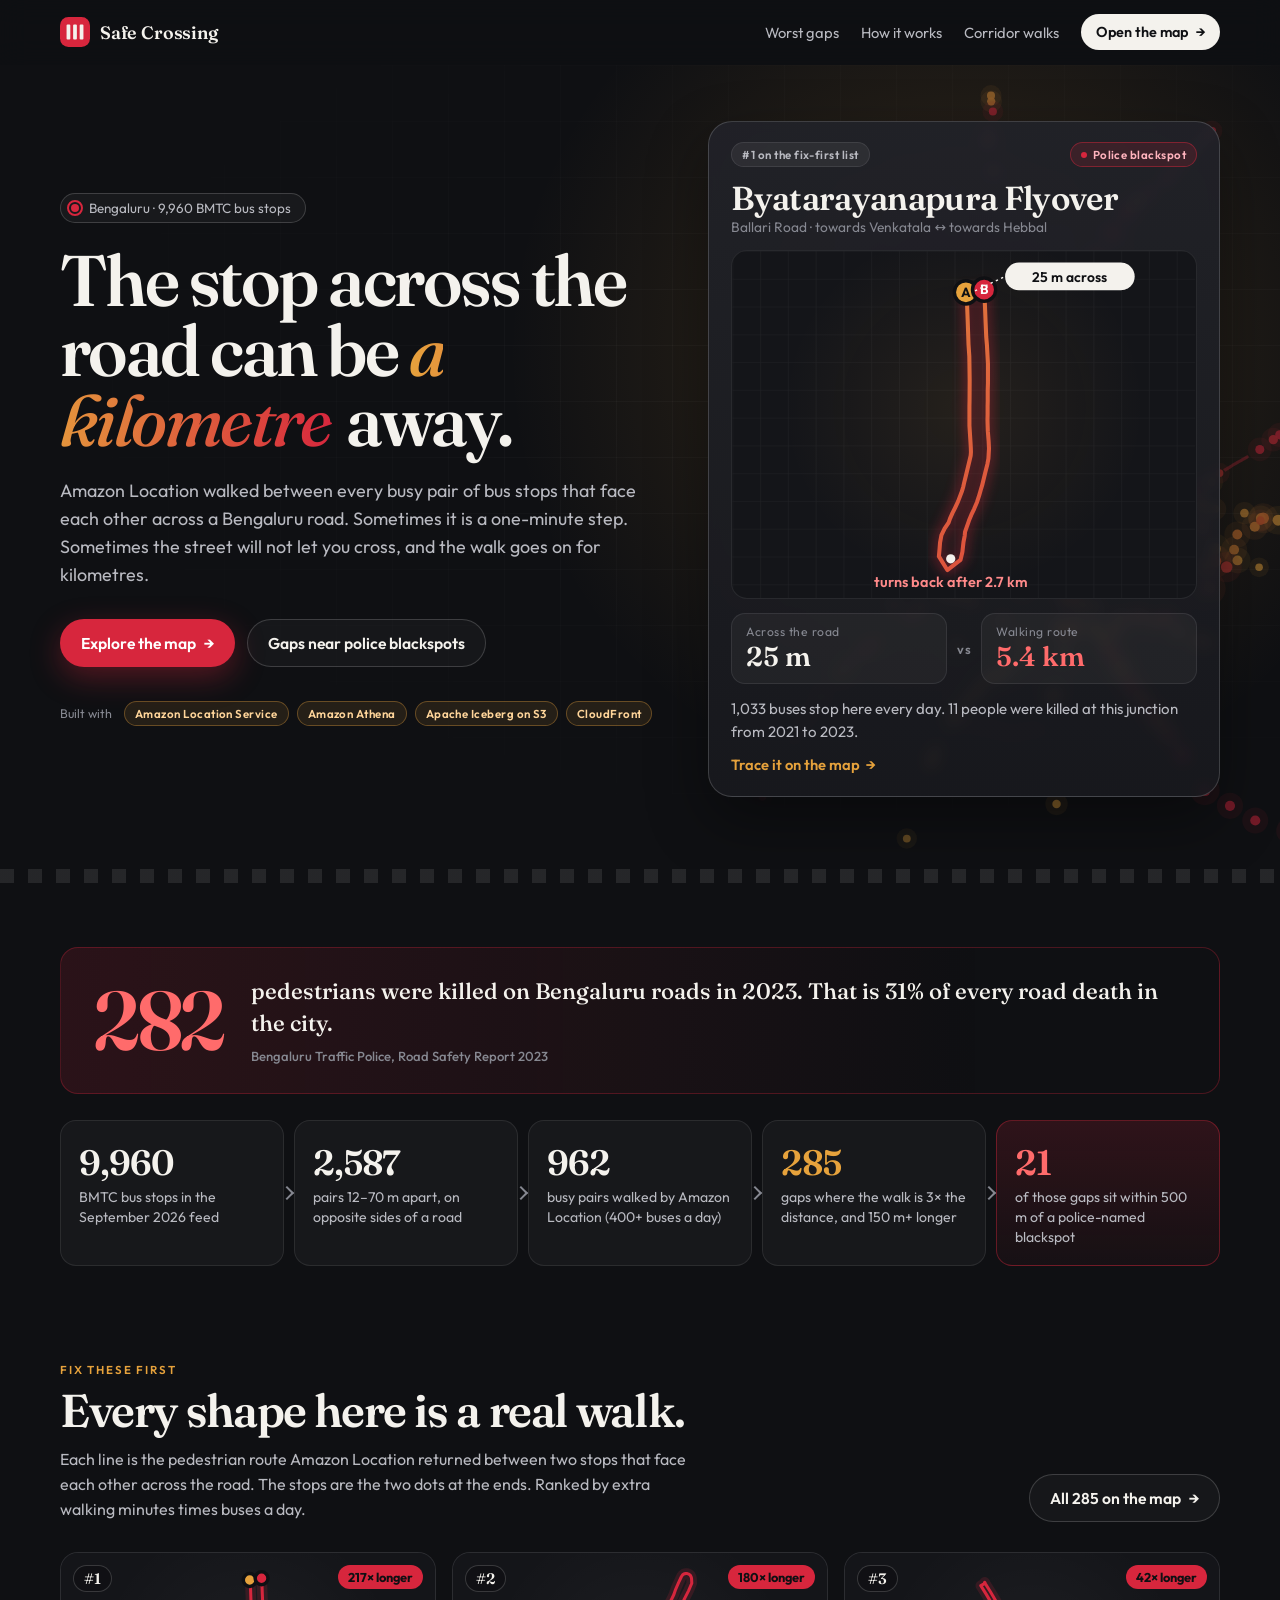
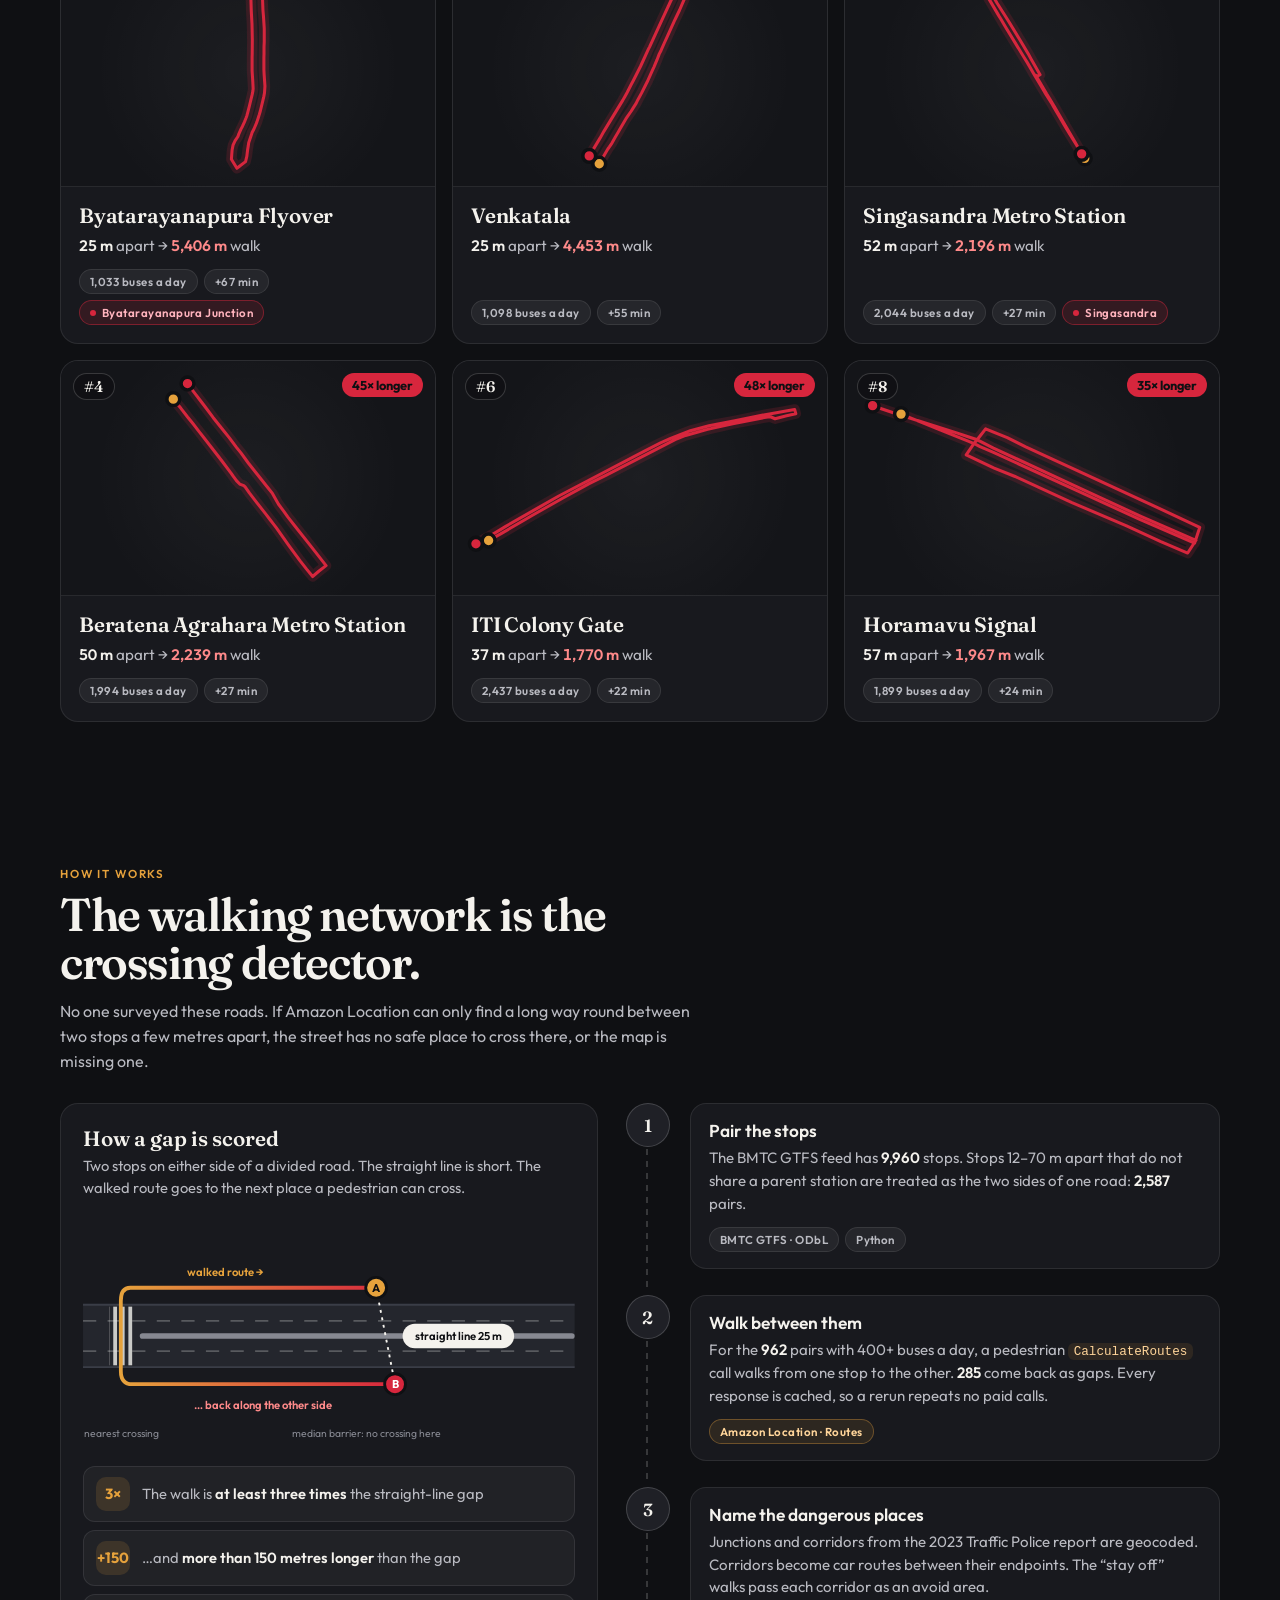
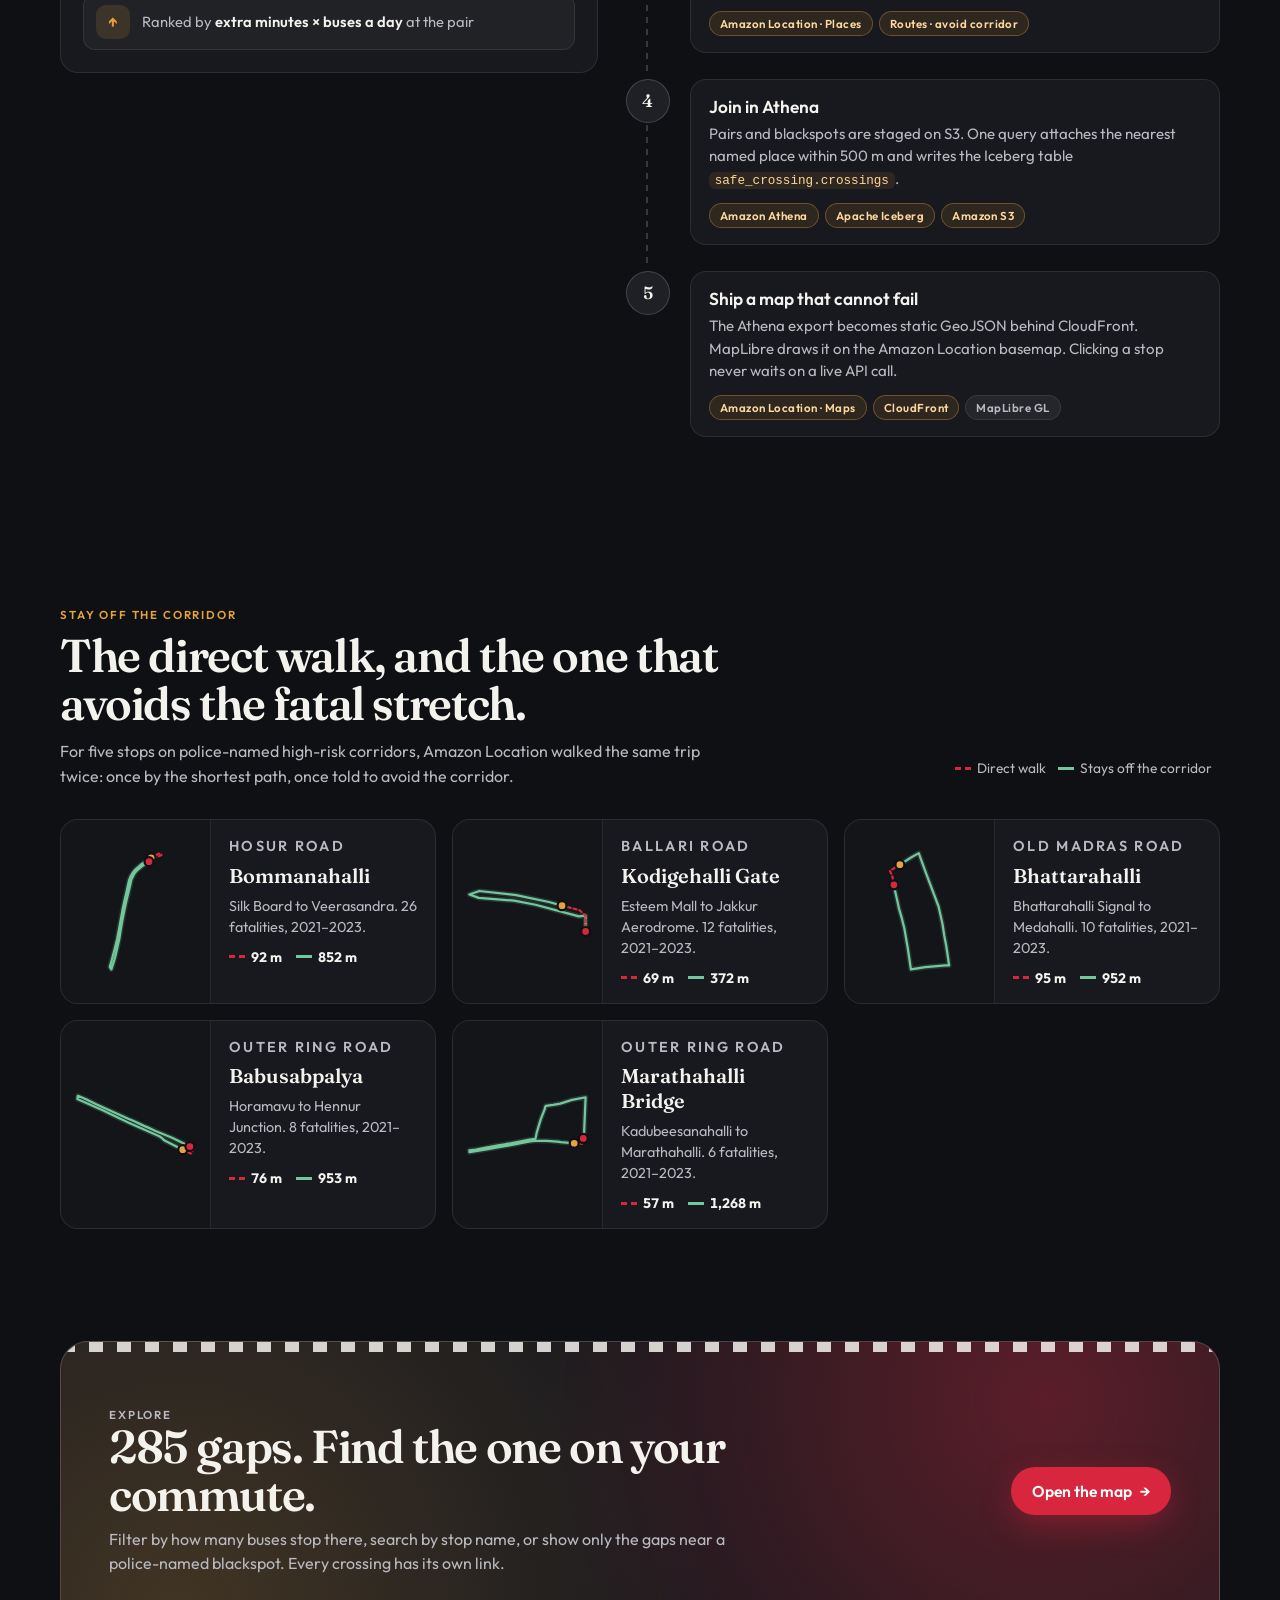
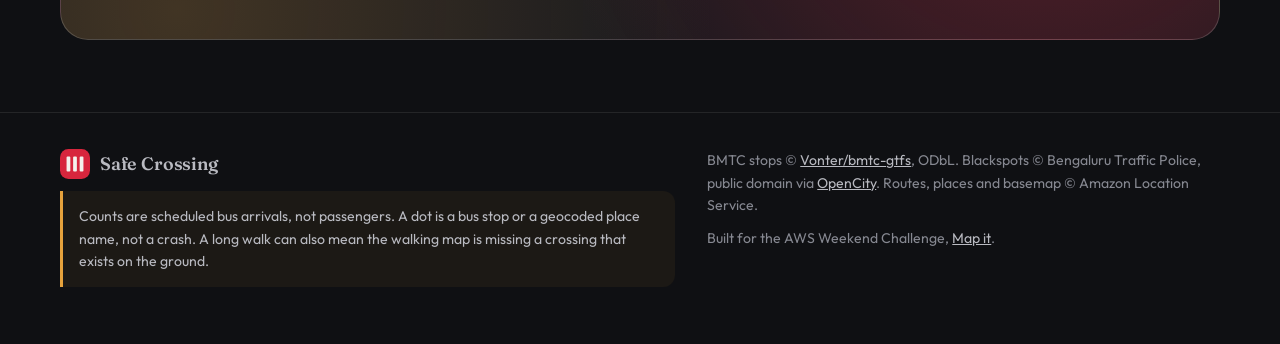
<file: web/index.html>
<!DOCTYPE html>
<html lang="en">
<head>
  <meta charset="utf-8">
  <meta name="viewport" content="width=device-width, initial-scale=1">
  <title>Safe Crossing — Bengaluru</title>
  <meta name="description" content="A map of Bengaluru bus stops where the stop across the road is a long walk. Built with Amazon Location Service, Athena and Iceberg.">
  <meta property="og:title" content="Safe Crossing — Bengaluru">
  <meta property="og:description" content="285 Bengaluru bus stop pairs where the stop across the road is a long walk away. At Byatarayanapura the stops are 25 m apart and the walk is 5.4 km.">
  <meta name="theme-color" content="#0f1013">
  <link rel="icon" href="data:image/svg+xml,%3Csvg xmlns='http://www.w3.org/2000/svg' viewBox='0 0 32 32'%3E%3Crect width='32' height='32' rx='9' fill='%23d7263d'/%3E%3Crect x='7' y='8' width='4' height='16' rx='1' fill='%23f4f2ed'/%3E%3Crect x='14' y='8' width='4' height='16' rx='1' fill='%23f4f2ed'/%3E%3Crect x='21' y='8' width='4' height='16' rx='1' fill='%23f4f2ed'/%3E%3C/svg%3E">
  <link rel="preconnect" href="https://fonts.googleapis.com">
  <link rel="preconnect" href="https://fonts.gstatic.com" crossorigin>
  <link href="https://fonts.googleapis.com/css2?family=Fraunces:ital,opsz,wght@0,9..144,500;0,9..144,600;1,9..144,500&family=Outfit:wght@300..700&display=swap" rel="stylesheet">
  <link href="styles.css" rel="stylesheet">
  <script>
    if (/[?&](crossing|walk|named|arrivals)=/.test(location.search)) {
      location.replace("map.html" + location.search);
    }
  </script>
</head>
<body class="page-home">
  <header class="nav" id="nav">
    <div class="nav-inner">
      <a class="brand" href="index.html" aria-label="Safe Crossing home">
        <svg class="mark" viewBox="0 0 32 32" aria-hidden="true"><rect width="32" height="32" rx="9" fill="#d7263d"/><rect x="7" y="8" width="4" height="16" rx="1" fill="#f4f2ed"/><rect x="14" y="8" width="4" height="16" rx="1" fill="#f4f2ed"/><rect x="21" y="8" width="4" height="16" rx="1" fill="#f4f2ed"/></svg>
        <span>Safe Crossing</span>
      </a>
      <nav aria-label="Sections">
        <a href="#gaps">Worst gaps</a>
        <a href="#how">How it works</a>
        <a href="#walks">Corridor walks</a>
        <a class="btn small light" href="map.html">Open the map <span class="arrow" aria-hidden="true">→</span></a>
      </nav>
    </div>
  </header>

  <main>
    <section class="hero">
      <svg class="constellation" id="constellation" aria-hidden="true"></svg>
      <div class="wrap hero-grid">
        <div class="hero-copy">
          <p class="eyebrow"><span class="pulse" aria-hidden="true"></span> Bengaluru · 9,960 BMTC bus stops</p>
          <h1>The stop across the road can be <em>a kilometre</em> away.</h1>
          <p class="lede">Amazon Location walked between every busy pair of bus stops that face each other across a Bengaluru road. Sometimes it is a one-minute step. Sometimes the street will not let you cross, and the walk goes on for kilometres.</p>
          <div class="actions">
            <a class="btn primary" href="map.html">Explore the map <span class="arrow" aria-hidden="true">→</span></a>
            <a class="btn ghost" href="map.html?named=1">Gaps near police blackspots</a>
          </div>
          <ul class="stack" aria-label="Built with">
            <li class="label">Built with</li>
            <li class="tag aws">Amazon Location Service</li>
            <li class="tag aws">Amazon Athena</li>
            <li class="tag aws">Apache Iceberg on S3</li>
            <li class="tag aws">CloudFront</li>
          </ul>
        </div>

        <a class="case" href="map.html?crossing=39269-39270" aria-label="Byatarayanapura Flyover: 25 metres apart, 5.4 kilometres on foot. Open it on the map.">
          <div class="case-head">
            <span class="tag">#1 on the fix-first list</span>
            <span class="tag danger">Police blackspot</span>
          </div>
          <h2 class="case-title">Byatarayanapura Flyover</h2>
          <p class="case-sub">Ballari Road · towards Venkatala ↔ towards Hebbal</p>
          <figure class="detour" id="hero-detour" aria-hidden="true"></figure>
          <div class="case-compare">
            <div><span>Across the road</span><b>25 m</b></div>
            <span class="vs">vs</span>
            <div><span>Walking route</span><b class="hot">5.4 km</b></div>
          </div>
          <p class="case-note">1,033 buses stop here every day. 11 people were killed at this junction from 2021 to 2023.</p>
          <span class="case-link">Trace it on the map <span aria-hidden="true">→</span></span>
        </a>
      </div>
    </section>

    <div class="zebra" aria-hidden="true"></div>

    <section class="figures wrap reveal" aria-label="The finding in numbers">
      <div class="toll">
        <b>282</b>
        <p>pedestrians were killed on Bengaluru roads in 2023. That is 31% of every road death in the city.<small>Bengaluru Traffic Police, Road Safety Report 2023</small></p>
      </div>
      <ol class="funnel" aria-label="From bus stops to gaps">
        <li><b>9,960</b><span>BMTC bus stops in the September 2026 feed</span></li>
        <li><b>2,587</b><span>pairs 12–70 m apart, on opposite sides of a road</span></li>
        <li><b>962</b><span>busy pairs walked by Amazon Location (400+ buses a day)</span></li>
        <li class="warm"><b>285</b><span>gaps where the walk is 3× the distance, and 150 m+ longer</span></li>
        <li class="hot"><b>21</b><span>of those gaps sit within 500 m of a police-named blackspot</span></li>
      </ol>
    </section>

    <section id="gaps" class="section wrap">
      <div class="section-head reveal">
        <div>
          <p class="kicker">Fix these first</p>
          <h2>Every shape here is a real walk.</h2>
          <p>Each line is the pedestrian route Amazon Location returned between two stops that face each other across the road. The stops are the two dots at the ends. Ranked by extra walking minutes times buses a day.</p>
        </div>
        <a class="btn ghost" href="map.html">All 285 on the map <span class="arrow" aria-hidden="true">→</span></a>
      </div>
      <div class="gallery" id="gallery">
        <div class="skeleton"></div><div class="skeleton"></div><div class="skeleton"></div>
      </div>
    </section>

    <section id="how" class="section wrap">
      <div class="section-head reveal">
        <div>
          <p class="kicker">How it works</p>
          <h2>The walking network is the crossing detector.</h2>
          <p>No one surveyed these roads. If Amazon Location can only find a long way round between two stops a few metres apart, the street has no safe place to cross there, or the map is missing one.</p>
        </div>
      </div>
      <div class="how-grid">
        <div class="explainer reveal">
          <h3>How a gap is scored</h3>
          <p>Two stops on either side of a divided road. The straight line is short. The walked route goes to the next place a pedestrian can cross.</p>
          <svg viewBox="0 0 520 250" role="img" aria-labelledby="explainer-title">
            <title id="explainer-title">Diagram: two bus stops across a divided road. The straight line between them is short. The walking route goes along the road to a crossing and back.</title>
            <defs>
              <linearGradient id="walk-grad" x1="0" x2="1">
                <stop offset="0" stop-color="#e6a23c"/>
                <stop offset="1" stop-color="#d7263d"/>
              </linearGradient>
              <pattern id="zebra-v" width="8" height="8" patternUnits="userSpaceOnUse">
                <rect width="4" height="8" fill="#f4f2ed" opacity="0.8"/>
              </pattern>
            </defs>
            <rect x="0" y="96" width="520" height="66" fill="#24262d"/>
            <line x1="0" y1="96" x2="520" y2="96" stroke="#3a3d47" stroke-width="2"/>
            <line x1="0" y1="162" x2="520" y2="162" stroke="#3a3d47" stroke-width="2"/>
            <line x1="0" y1="113" x2="520" y2="113" stroke="#f4f2ed" stroke-opacity="0.25" stroke-width="2" stroke-dasharray="14 12"/>
            <line x1="0" y1="145" x2="520" y2="145" stroke="#f4f2ed" stroke-opacity="0.25" stroke-width="2" stroke-dasharray="14 12"/>
            <rect x="60" y="126" width="460" height="6" rx="3" fill="#868891"/>
            <rect x="28" y="98" width="26" height="62" fill="url(#zebra-v)"/>
            <path d="M310 78 L50 78 Q 40 78 40 92 L40 166 Q 40 180 52 180 L330 180" fill="none" stroke="url(#walk-grad)" stroke-width="4" stroke-linecap="round" stroke-linejoin="round"/>
            <line x1="310" y1="78" x2="330" y2="180" stroke="#f4f2ed" stroke-width="2" stroke-dasharray="3 5"/>
            <circle cx="310" cy="78" r="11" fill="#e6a23c" stroke="#0f1013" stroke-width="3"/>
            <text x="310" y="82.5" text-anchor="middle" font-size="12" font-weight="700" fill="#0f1013" font-family="Outfit, sans-serif">A</text>
            <circle cx="330" cy="180" r="11" fill="#d7263d" stroke="#0f1013" stroke-width="3"/>
            <text x="330" y="184.5" text-anchor="middle" font-size="12" font-weight="700" fill="#fff" font-family="Outfit, sans-serif">B</text>
            <rect x="338" y="116" width="118" height="26" rx="13" fill="#f4f2ed"/>
            <text x="397" y="133" text-anchor="middle" font-size="12" font-weight="600" fill="#0f1013" font-family="Outfit, sans-serif">straight line 25 m</text>
            <text x="150" y="66" text-anchor="middle" font-size="12" fill="#e6a23c" font-weight="600" font-family="Outfit, sans-serif">walked route →</text>
            <text x="190" y="206" text-anchor="middle" font-size="12" fill="#ff8a8a" font-weight="600" font-family="Outfit, sans-serif">… back along the other side</text>
            <text x="41" y="236" text-anchor="middle" font-size="11" fill="#868891" font-family="Outfit, sans-serif">nearest crossing</text>
            <text x="300" y="236" text-anchor="middle" font-size="11" fill="#868891" font-family="Outfit, sans-serif">median barrier: no crossing here</text>
          </svg>
          <div class="rules">
            <div class="rule"><i>3×</i><span>The walk is <b>at least three times</b> the straight-line gap</span></div>
            <div class="rule"><i>+150</i><span>…and <b>more than 150 metres longer</b> than the gap</span></div>
            <div class="rule"><i>↑</i><span>Ranked by <b>extra minutes × buses a day</b> at the pair</span></div>
          </div>
        </div>

        <ol class="pipeline">
          <li class="reveal">
            <div class="step">
              <h3>Pair the stops</h3>
              <p>The BMTC GTFS feed has <span class="num">9,960</span> stops. Stops 12–70 m apart that do not share a parent station are treated as the two sides of one road: <span class="num">2,587</span> pairs.</p>
              <div class="tags"><span class="tag">BMTC GTFS · ODbL</span><span class="tag">Python</span></div>
            </div>
          </li>
          <li class="reveal">
            <div class="step">
              <h3>Walk between them</h3>
              <p>For the <span class="num">962</span> pairs with 400+ buses a day, a pedestrian <code>CalculateRoutes</code> call walks from one stop to the other. <span class="num">285</span> come back as gaps. Every response is cached, so a rerun repeats no paid calls.</p>
              <div class="tags"><span class="tag aws">Amazon Location · Routes</span></div>
            </div>
          </li>
          <li class="reveal">
            <div class="step">
              <h3>Name the dangerous places</h3>
              <p>Junctions and corridors from the 2023 Traffic Police report are geocoded. Corridors become car routes between their endpoints. The “stay off” walks pass each corridor as an avoid area.</p>
              <div class="tags"><span class="tag aws">Amazon Location · Places</span><span class="tag aws">Routes · avoid corridor</span></div>
            </div>
          </li>
          <li class="reveal">
            <div class="step">
              <h3>Join in Athena</h3>
              <p>Pairs and blackspots are staged on S3. One query attaches the nearest named place within 500 m and writes the Iceberg table <code>safe_crossing.crossings</code>.</p>
              <div class="tags"><span class="tag aws">Amazon Athena</span><span class="tag aws">Apache Iceberg</span><span class="tag aws">Amazon S3</span></div>
            </div>
          </li>
          <li class="reveal">
            <div class="step">
              <h3>Ship a map that cannot fail</h3>
              <p>The Athena export becomes static GeoJSON behind CloudFront. MapLibre draws it on the Amazon Location basemap. Clicking a stop never waits on a live API call.</p>
              <div class="tags"><span class="tag aws">Amazon Location · Maps</span><span class="tag aws">CloudFront</span><span class="tag">MapLibre GL</span></div>
            </div>
          </li>
        </ol>
      </div>
    </section>

    <section id="walks" class="section wrap">
      <div class="section-head reveal">
        <div>
          <p class="kicker">Stay off the corridor</p>
          <h2>The direct walk, and the one that avoids the fatal stretch.</h2>
          <p>For five stops on police-named high-risk corridors, Amazon Location walked the same trip twice: once by the shortest path, once told to avoid the corridor.</p>
        </div>
        <p class="hint" aria-hidden="true"><span><i class="key-line direct"></i> Direct walk</span><span><i class="key-line"></i> Stays off the corridor</span></p>
      </div>
      <div class="walk-grid" id="walk-grid">
        <a class="walk-card reveal" href="map.html?walk=silkboard-veerasandra" data-walk="silkboard-veerasandra">
          <div class="walk-thumb"></div>
          <div class="walk-body">
            <p class="kicker">Hosur Road</p>
            <h3>Bommanahalli</h3>
            <p>Silk Board to Veerasandra. 26 fatalities, 2021–2023.</p>
            <div class="walk-figs"><span><i class="key-line direct"></i><b>92 m</b></span><span><i class="key-line"></i><b>852 m</b></span></div>
          </div>
        </a>
        <a class="walk-card reveal" href="map.html?walk=esteem-jakkur" data-walk="esteem-jakkur">
          <div class="walk-thumb"></div>
          <div class="walk-body">
            <p class="kicker">Ballari Road</p>
            <h3>Kodigehalli Gate</h3>
            <p>Esteem Mall to Jakkur Aerodrome. 12 fatalities, 2021–2023.</p>
            <div class="walk-figs"><span><i class="key-line direct"></i><b>69 m</b></span><span><i class="key-line"></i><b>372 m</b></span></div>
          </div>
        </a>
        <a class="walk-card reveal" href="map.html?walk=bhattarahalli-medahalli" data-walk="bhattarahalli-medahalli">
          <div class="walk-thumb"></div>
          <div class="walk-body">
            <p class="kicker">Old Madras Road</p>
            <h3>Bhattarahalli</h3>
            <p>Bhattarahalli Signal to Medahalli. 10 fatalities, 2021–2023.</p>
            <div class="walk-figs"><span><i class="key-line direct"></i><b>95 m</b></span><span><i class="key-line"></i><b>952 m</b></span></div>
          </div>
        </a>
        <a class="walk-card reveal" href="map.html?walk=horamavu-hennur" data-walk="horamavu-hennur">
          <div class="walk-thumb"></div>
          <div class="walk-body">
            <p class="kicker">Outer Ring Road</p>
            <h3>Babusabpalya</h3>
            <p>Horamavu to Hennur Junction. 8 fatalities, 2021–2023.</p>
            <div class="walk-figs"><span><i class="key-line direct"></i><b>76 m</b></span><span><i class="key-line"></i><b>953 m</b></span></div>
          </div>
        </a>
        <a class="walk-card reveal" href="map.html?walk=kadubisanahalli-marathahalli" data-walk="kadubisanahalli-marathahalli">
          <div class="walk-thumb"></div>
          <div class="walk-body">
            <p class="kicker">Outer Ring Road</p>
            <h3>Marathahalli Bridge</h3>
            <p>Kadubeesanahalli to Marathahalli. 6 fatalities, 2021–2023.</p>
            <div class="walk-figs"><span><i class="key-line direct"></i><b>57 m</b></span><span><i class="key-line"></i><b>1,268 m</b></span></div>
          </div>
        </a>
      </div>
    </section>

    <section class="wrap">
      <div class="cta reveal">
        <div>
          <p class="kicker">Explore</p>
          <h2>285 gaps. Find the one on your commute.</h2>
          <p>Filter by how many buses stop there, search by stop name, or show only the gaps near a police-named blackspot. Every crossing has its own link.</p>
        </div>
        <a class="btn primary" href="map.html">Open the map <span class="arrow" aria-hidden="true">→</span></a>
      </div>
    </section>
  </main>

  <footer class="site-foot">
    <div class="wrap foot-grid">
      <div>
        <a class="brand" href="index.html">
          <svg class="mark" viewBox="0 0 32 32" aria-hidden="true"><rect width="32" height="32" rx="9" fill="#d7263d"/><rect x="7" y="8" width="4" height="16" rx="1" fill="#f4f2ed"/><rect x="14" y="8" width="4" height="16" rx="1" fill="#f4f2ed"/><rect x="21" y="8" width="4" height="16" rx="1" fill="#f4f2ed"/></svg>
          <span>Safe Crossing</span>
        </a>
        <p class="caveat">Counts are scheduled bus arrivals, not passengers. A dot is a bus stop or a geocoded place name, not a crash. A long walk can also mean the walking map is missing a crossing that exists on the ground.</p>
      </div>
      <div>
        <p>BMTC stops © <a href="https://github.com/Vonter/bmtc-gtfs">Vonter/bmtc-gtfs</a>, ODbL. Blackspots © Bengaluru Traffic Police, public domain via <a href="https://data.opencity.in/dataset/bengaluru-traffic-police-road-safety-reports">OpenCity</a>. Routes, places and basemap © Amazon Location Service.</p>
        <p>Built for the AWS Weekend Challenge, <a href="https://builder.aws.com/build/hackathons/e7a301ea-4d84-3b9e-95be-7340a70f7781/weekend-challenge-map-it">Map it</a>.</p>
      </div>
    </div>
  </footer>

  <script src="home.js"></script>
</body>
</html>
</file>
<file: web/styles.css>
/* Safe Crossing — shared styles for the landing page and the map dashboard. */

:root {
  --ink: #0f1013;
  --ink-2: #141519;
  --panel: #18191e;
  --panel-2: #1f2026;
  --panel-3: #2a2b33;
  --paper: #f4f2ed;
  --muted: #b9bac1;
  --faint: #868891;
  --line: rgba(255, 255, 255, 0.085);
  --line-strong: rgba(255, 255, 255, 0.17);
  --amber: #e6a23c;
  --rust: #e36a2c;
  --red: #d7263d;
  --red-soft: rgba(215, 38, 61, 0.14);
  --safe: #74c69d;
  --shadow: 0 24px 60px rgba(0, 0, 0, 0.38);
  --shadow-sm: 0 8px 24px rgba(0, 0, 0, 0.28);
  --radius: 18px;
  --serif: Fraunces, Georgia, serif;
  --sans: Outfit, "Segoe UI", system-ui, sans-serif;
  --zebra: repeating-linear-gradient(90deg, var(--paper) 0 14px, transparent 14px 28px);
  color-scheme: dark;
}

* { box-sizing: border-box; }

html, body { margin: 0; }

body {
  font-family: var(--sans);
  background: var(--ink);
  color: var(--paper);
  -webkit-font-smoothing: antialiased;
}

a { color: inherit; }

::selection { background: var(--amber); color: var(--ink); }

:focus-visible { outline: 2px solid var(--amber); outline-offset: 3px; border-radius: 6px; }

.sr-only {
  position: absolute; width: 1px; height: 1px; padding: 0; margin: -1px;
  overflow: hidden; clip: rect(0, 0, 0, 0); white-space: nowrap; border: 0;
}

/* ---------- Brand ---------- */

.brand {
  display: inline-flex;
  align-items: center;
  gap: 10px;
  color: var(--paper);
  text-decoration: none;
  font-family: var(--serif);
  font-size: 1.12rem;
  font-weight: 600;
  letter-spacing: -0.01em;
}

.mark { width: 30px; height: 30px; flex: none; }

/* ---------- Shared type ---------- */

.kicker {
  margin: 0;
  letter-spacing: 0.16em;
  text-transform: uppercase;
  font-size: 0.72rem;
  font-weight: 600;
  color: var(--amber);
}

.lede { color: var(--muted); line-height: 1.55; }

/* ---------- Buttons ---------- */

.btn {
  display: inline-flex;
  align-items: center;
  gap: 8px;
  text-decoration: none;
  border-radius: 999px;
  padding: 13px 20px;
  font-weight: 600;
  font-size: 0.98rem;
  border: 1px solid transparent;
  transition: transform 0.15s ease, background 0.15s ease, border-color 0.15s ease, box-shadow 0.15s ease;
  cursor: pointer;
  font-family: inherit;
}

.btn:hover { transform: translateY(-1px); }
.btn .arrow { transition: transform 0.15s ease; }
.btn:hover .arrow { transform: translateX(3px); }

.btn.primary {
  background: var(--red);
  color: #fff;
  box-shadow: 0 10px 30px rgba(215, 38, 61, 0.35);
}
.btn.primary:hover { background: #e5354c; }

.btn.light { background: var(--paper); color: var(--ink); }
.btn.light:hover { background: #fff; }

.btn.ghost { color: var(--paper); border-color: var(--line-strong); background: rgba(255, 255, 255, 0.03); }
.btn.ghost:hover { border-color: var(--amber); }

.btn.small { padding: 8px 14px; font-size: 0.9rem; }

/* ---------- Pills & tags ---------- */

.tag {
  display: inline-flex;
  align-items: center;
  gap: 6px;
  padding: 4px 10px;
  border-radius: 999px;
  font-size: 0.72rem;
  font-weight: 600;
  letter-spacing: 0.04em;
  color: var(--muted);
  background: rgba(255, 255, 255, 0.06);
  border: 1px solid var(--line);
  white-space: nowrap;
}

.tag.danger { color: #ffb3bd; background: var(--red-soft); border-color: rgba(215, 38, 61, 0.45); }
.tag.danger::before { content: ""; width: 6px; height: 6px; border-radius: 50%; background: var(--red); }
.tag.aws { color: #ffd59a; background: rgba(230, 162, 60, 0.1); border-color: rgba(230, 162, 60, 0.35); }

/* =====================================================================
   Landing page
   ===================================================================== */

.page-home { overflow-x: hidden; }

.wrap { width: min(1160px, calc(100% - 40px)); margin: 0 auto; }

.nav {
  position: sticky;
  top: 0;
  z-index: 20;
  background: rgba(15, 16, 19, 0.72);
  backdrop-filter: blur(14px) saturate(140%);
  -webkit-backdrop-filter: blur(14px) saturate(140%);
  border-bottom: 1px solid transparent;
  transition: border-color 0.2s ease;
}
.nav.is-scrolled { border-bottom-color: var(--line); }

.nav-inner {
  width: min(1160px, calc(100% - 40px));
  margin: 0 auto;
  display: flex;
  align-items: center;
  justify-content: space-between;
  padding: 14px 0;
}

.nav nav { display: flex; gap: 22px; align-items: center; }
.nav nav a:not(.btn) { color: var(--muted); text-decoration: none; font-size: 0.92rem; }
.nav nav a:not(.btn):hover { color: var(--paper); }

/* Hero */

.hero {
  position: relative;
  isolation: isolate;
  padding: 56px 0 72px;
  overflow: hidden;
}

.hero::before {
  content: "";
  position: absolute;
  inset: -20% -10% auto auto;
  width: 900px;
  height: 900px;
  background: radial-gradient(closest-side, rgba(215, 38, 61, 0.22), rgba(230, 162, 60, 0.08) 55%, transparent);
  z-index: -2;
  pointer-events: none;
}

.hero::after {
  content: "";
  position: absolute;
  inset: 0;
  background-image:
    linear-gradient(var(--line) 1px, transparent 1px),
    linear-gradient(90deg, var(--line) 1px, transparent 1px);
  background-size: 56px 56px;
  mask-image: radial-gradient(ellipse at 70% 40%, #000 0%, transparent 70%);
  -webkit-mask-image: radial-gradient(ellipse at 70% 40%, #000 0%, transparent 70%);
  opacity: 0.45;
  z-index: -3;
  pointer-events: none;
}

.constellation {
  position: absolute;
  right: max(-80px, calc((100% - 1160px) / 2 - 140px));
  top: 10px;
  height: calc(100% - 20px);
  width: auto;
  max-width: 70%;
  opacity: 0.55;
  z-index: -1;
  pointer-events: none;
  mask-image: linear-gradient(90deg, transparent 0%, #000 35%);
  -webkit-mask-image: linear-gradient(90deg, transparent 0%, #000 35%);
}

.hero-grid {
  display: grid;
  grid-template-columns: 1.08fr 0.92fr;
  gap: 48px;
  align-items: center;
}

.eyebrow {
  display: inline-flex;
  align-items: center;
  gap: 10px;
  margin: 0 0 22px;
  padding: 6px 14px 6px 10px;
  border-radius: 999px;
  border: 1px solid var(--line-strong);
  background: rgba(255, 255, 255, 0.04);
  color: var(--muted);
  font-size: 0.84rem;
}

.pulse {
  position: relative;
  width: 8px;
  height: 8px;
  border-radius: 50%;
  background: var(--red);
}
.pulse::after {
  content: "";
  position: absolute;
  inset: -4px;
  border-radius: 50%;
  border: 2px solid var(--red);
  animation: pulse 2s ease-out infinite;
}

@keyframes pulse {
  from { transform: scale(0.6); opacity: 0.9; }
  to { transform: scale(2); opacity: 0; }
}

.page-home h1 {
  margin: 0 0 22px;
  font-family: var(--serif);
  font-weight: 600;
  font-size: clamp(2.7rem, 5.6vw, 4.7rem);
  letter-spacing: -0.035em;
  line-height: 0.98;
  max-width: 13ch;
}

.page-home h1 em {
  font-style: italic;
  font-weight: 500;
  background: linear-gradient(90deg, var(--amber), var(--red));
  -webkit-background-clip: text;
  background-clip: text;
  color: transparent;
  padding-right: 0.06em;
}

.hero .lede { font-size: 1.12rem; max-width: 36rem; margin: 0; }

.actions { display: flex; gap: 12px; margin-top: 30px; flex-wrap: wrap; }

.stack {
  list-style: none;
  display: flex;
  flex-wrap: wrap;
  align-items: center;
  gap: 8px;
  padding: 0;
  margin: 34px 0 0;
}
.stack .label { color: var(--faint); font-size: 0.78rem; margin-right: 4px; }

/* Hero case card */

.case {
  position: relative;
  display: block;
  text-decoration: none;
  color: inherit;
  background: linear-gradient(180deg, rgba(33, 34, 41, 0.92), rgba(24, 25, 30, 0.92));
  border: 1px solid var(--line-strong);
  border-radius: 24px;
  padding: 20px 22px 22px;
  box-shadow: var(--shadow);
  backdrop-filter: blur(6px);
  transition: border-color 0.2s ease, transform 0.2s ease;
}
.case:hover { border-color: rgba(230, 162, 60, 0.7); transform: translateY(-2px); }

.case-head { display: flex; justify-content: space-between; gap: 10px; flex-wrap: wrap; }

.page-home .case-title {
  margin: 14px 0 2px;
  font-family: var(--serif);
  font-weight: 600;
  font-size: clamp(1.6rem, 2.6vw, 2.1rem);
  letter-spacing: -0.02em;
  line-height: 1.05;
  max-width: none;
}
.case-sub { margin: 0; color: var(--faint); font-size: 0.86rem; }

.detour {
  margin: 14px 0 8px;
  border-radius: 16px;
  background:
    radial-gradient(circle at 50% 45%, rgba(230, 162, 60, 0.08), transparent 60%),
    var(--ink-2);
  border: 1px solid var(--line);
  overflow: hidden;
  aspect-ratio: 4 / 3;
}
.detour svg { display: block; width: 100%; height: 100%; }

.case-compare {
  display: grid;
  grid-template-columns: 1fr auto 1fr;
  align-items: center;
  gap: 10px;
  margin-top: 14px;
}
.case-compare div:not(.vs) {
  background: rgba(255, 255, 255, 0.04);
  border: 1px solid var(--line);
  border-radius: 14px;
  padding: 10px 14px;
}
.case-compare span { display: block; color: var(--faint); font-size: 0.76rem; letter-spacing: 0.04em; }
.case-compare b {
  display: block;
  font-family: var(--serif);
  font-size: 1.7rem;
  font-weight: 600;
  font-variant-numeric: tabular-nums;
}
.case-compare b.hot { color: #ff6b6b; }
.case-compare .vs { color: var(--faint); font-size: 0.8rem; font-weight: 600; }

.case-note { color: var(--muted); margin: 14px 0 0; line-height: 1.5; font-size: 0.94rem; }
.case-link { display: inline-flex; gap: 6px; margin-top: 12px; color: var(--amber); font-weight: 600; font-size: 0.92rem; }

/* SVG route drawing */

.route-path { fill: none; stroke-linecap: round; stroke-linejoin: round; }
.draw .route-path { stroke-dasharray: var(--len) var(--len); stroke-dashoffset: var(--len); }
.draw.is-drawn .route-path { animation: draw var(--dur, 2.4s) cubic-bezier(0.55, 0.1, 0.3, 1) forwards; }

@keyframes draw { to { stroke-dashoffset: 0; } }

.svg-label { font-family: var(--sans); font-weight: 600; fill: var(--paper); }
.svg-label.dim { fill: var(--faint); font-weight: 500; }

/* Zebra divider */

.zebra {
  height: 14px;
  background: var(--zebra);
  opacity: 0.1;
}

/* Funnel / figures */

.figures { padding: 64px 0 24px; }

.toll {
  display: grid;
  grid-template-columns: auto 1fr;
  gap: 28px;
  align-items: center;
  padding: 28px 32px;
  border-radius: var(--radius);
  background: linear-gradient(90deg, var(--red-soft), transparent 80%);
  border: 1px solid rgba(215, 38, 61, 0.3);
  margin-bottom: 26px;
}
.toll b {
  font-family: var(--serif);
  font-size: clamp(3.4rem, 7vw, 5.2rem);
  font-weight: 600;
  line-height: 0.9;
  color: #ff6b6b;
  letter-spacing: -0.04em;
}
.toll p { margin: 0; font-size: clamp(1.1rem, 2vw, 1.4rem); line-height: 1.4; font-family: var(--serif); font-weight: 500; }
.toll small { display: block; margin-top: 8px; color: var(--faint); font-family: var(--sans); font-size: 0.82rem; }

.funnel {
  list-style: none;
  margin: 0;
  padding: 0;
  display: grid;
  grid-template-columns: repeat(5, 1fr);
  gap: 10px;
}

.funnel li {
  position: relative;
  padding: 20px 18px 18px;
  border-radius: 16px;
  background: rgba(255, 255, 255, 0.035);
  border: 1px solid var(--line);
}
.funnel li:not(:last-child)::after {
  content: "";
  position: absolute;
  right: -9px;
  top: 50%;
  width: 8px;
  height: 8px;
  border-top: 2px solid var(--faint);
  border-right: 2px solid var(--faint);
  transform: translateY(-50%) rotate(45deg);
  z-index: 1;
}
.funnel b {
  display: block;
  font-family: var(--serif);
  font-size: 2.2rem;
  font-weight: 600;
  letter-spacing: -0.03em;
  font-variant-numeric: tabular-nums;
}
.funnel span { display: block; color: var(--muted); font-size: 0.88rem; line-height: 1.4; margin-top: 4px; }
.funnel li.hot { background: linear-gradient(180deg, rgba(215, 38, 61, 0.16), rgba(215, 38, 61, 0.04)); border-color: rgba(215, 38, 61, 0.4); }
.funnel li.hot b { color: #ff6b6b; }
.funnel li.warm b { color: var(--amber); }

/* Sections */

.section { padding: 72px 0; }

.section-head {
  display: flex;
  justify-content: space-between;
  gap: 24px;
  align-items: end;
  margin-bottom: 30px;
}

.page-home h2 {
  font-family: var(--serif);
  font-weight: 600;
  font-size: clamp(2rem, 3.6vw, 2.9rem);
  letter-spacing: -0.03em;
  line-height: 1.04;
  margin: 10px 0 12px;
  max-width: 22ch;
}

.section-head p:not(.kicker) { color: var(--muted); line-height: 1.55; max-width: 40rem; margin: 0; }

/* Detour gallery */

.gallery {
  display: grid;
  grid-template-columns: repeat(3, 1fr);
  gap: 16px;
}

.gap-card {
  display: flex;
  flex-direction: column;
  text-decoration: none;
  color: inherit;
  border-radius: var(--radius);
  background: var(--panel);
  border: 1px solid var(--line);
  overflow: hidden;
  transition: transform 0.2s ease, border-color 0.2s ease, box-shadow 0.2s ease;
}
.gap-card:hover { transform: translateY(-3px); border-color: rgba(230, 162, 60, 0.6); box-shadow: var(--shadow-sm); }

.gap-thumb {
  position: relative;
  aspect-ratio: 16 / 10;
  background:
    radial-gradient(circle at 50% 50%, rgba(255, 255, 255, 0.04), transparent 70%),
    var(--ink-2);
  border-bottom: 1px solid var(--line);
}
.gap-thumb svg { display: block; width: 100%; height: 100%; }

.gap-rank {
  position: absolute;
  top: 12px;
  left: 12px;
  font-family: var(--serif);
  font-weight: 600;
  font-size: 0.95rem;
  padding: 3px 10px;
  border-radius: 999px;
  background: rgba(15, 16, 19, 0.8);
  border: 1px solid var(--line-strong);
}
.gap-ratio {
  position: absolute;
  top: 12px;
  right: 12px;
  font-weight: 700;
  font-size: 0.8rem;
  padding: 4px 10px;
  border-radius: 999px;
  color: var(--ink);
  background: var(--sev, var(--red));
}

.gap-body { padding: 16px 18px 18px; display: flex; flex-direction: column; gap: 8px; flex: 1; }
.gap-body h3 { margin: 0; font-family: var(--serif); font-weight: 600; font-size: 1.3rem; letter-spacing: -0.01em; }
.gap-nums { margin: 0; font-variant-numeric: tabular-nums; color: var(--muted); font-size: 0.95rem; }
.gap-nums b { color: var(--paper); font-weight: 600; }
.gap-nums .walked { color: #ff8a8a; }
.gap-meta { display: flex; flex-wrap: wrap; gap: 6px; margin-top: auto; padding-top: 6px; }

.gallery-foot { display: flex; justify-content: center; margin-top: 28px; }

.skeleton {
  min-height: 300px;
  border-radius: var(--radius);
  background: linear-gradient(90deg, var(--panel) 0%, var(--panel-2) 50%, var(--panel) 100%);
  background-size: 200% 100%;
  animation: shimmer 1.4s linear infinite;
}
@keyframes shimmer { to { background-position: -200% 0; } }

/* How it works */

.how-grid {
  display: grid;
  grid-template-columns: 0.95fr 1.05fr;
  gap: 28px;
  align-items: start;
}

.explainer {
  position: sticky;
  top: 90px;
  border-radius: var(--radius);
  background: var(--panel);
  border: 1px solid var(--line);
  padding: 22px;
}
.explainer svg { display: block; width: 100%; height: auto; }
.explainer h3 { margin: 0 0 4px; font-family: var(--serif); font-weight: 600; font-size: 1.3rem; }
.explainer > p { margin: 0 0 14px; color: var(--muted); font-size: 0.92rem; line-height: 1.5; }

.rules { display: grid; gap: 8px; margin-top: 16px; }
.rule {
  display: grid;
  grid-template-columns: 34px 1fr;
  gap: 12px;
  align-items: center;
  padding: 10px 12px;
  border-radius: 12px;
  background: rgba(255, 255, 255, 0.04);
  border: 1px solid var(--line);
  font-size: 0.92rem;
  color: var(--muted);
}
.rule b { color: var(--paper); font-weight: 600; }
.rule i {
  display: grid;
  place-items: center;
  width: 34px;
  height: 34px;
  border-radius: 10px;
  font-style: normal;
  font-weight: 700;
  background: rgba(230, 162, 60, 0.14);
  color: var(--amber);
}

.pipeline { list-style: none; margin: 0; padding: 0; counter-reset: step; }
.pipeline li {
  position: relative;
  padding: 0 0 26px 64px;
  counter-increment: step;
}
.pipeline li::before {
  content: counter(step);
  position: absolute;
  left: 0;
  top: 0;
  display: grid;
  place-items: center;
  width: 42px;
  height: 42px;
  border-radius: 50%;
  font-family: var(--serif);
  font-weight: 600;
  font-size: 1.1rem;
  background: var(--panel-2);
  border: 1px solid var(--line-strong);
  color: var(--paper);
}
.pipeline li:not(:last-child)::after {
  content: "";
  position: absolute;
  left: 20px;
  top: 46px;
  bottom: 4px;
  width: 2px;
  background: repeating-linear-gradient(180deg, var(--line-strong) 0 6px, transparent 6px 12px);
}
.pipeline .step {
  border-radius: 16px;
  background: var(--panel);
  border: 1px solid var(--line);
  padding: 16px 18px;
}
.pipeline h3 { margin: 0 0 6px; font-size: 1.08rem; font-weight: 600; }
.pipeline p { margin: 0; color: var(--muted); line-height: 1.5; font-size: 0.94rem; }
.pipeline code {
  font-family: ui-monospace, "Cascadia Code", Consolas, monospace;
  font-size: 0.84em;
  color: #ffd59a;
  background: rgba(230, 162, 60, 0.1);
  padding: 1px 6px;
  border-radius: 6px;
}
.pipeline .tags { display: flex; flex-wrap: wrap; gap: 6px; margin-top: 12px; }
.pipeline .num { color: var(--paper); font-weight: 600; }

/* Corridor walks */

.walk-grid {
  display: grid;
  grid-template-columns: repeat(auto-fill, minmax(320px, 1fr));
  gap: 16px;
}

.walk-card {
  display: grid;
  grid-template-columns: 150px 1fr;
  gap: 0;
  text-decoration: none;
  color: inherit;
  border-radius: var(--radius);
  background: var(--panel);
  border: 1px solid var(--line);
  overflow: hidden;
  transition: transform 0.2s ease, border-color 0.2s ease;
}
.walk-card:hover { transform: translateY(-3px); border-color: rgba(116, 198, 157, 0.6); }
.walk-thumb { background: var(--ink-2); border-right: 1px solid var(--line); min-height: 150px; }
.walk-thumb svg { display: block; width: 100%; height: 100%; }
.walk-body { padding: 16px 18px; }
.walk-body h3 { margin: 6px 0 8px; font-family: var(--serif); font-weight: 600; font-size: 1.25rem; }
.walk-body p { margin: 0; color: var(--muted); line-height: 1.45; font-size: 0.9rem; }
.walk-figs { display: flex; gap: 14px; margin-top: 10px; font-size: 0.86rem; font-variant-numeric: tabular-nums; }
.walk-figs span { display: inline-flex; align-items: center; gap: 6px; color: var(--muted); }
.walk-figs b { color: var(--paper); }
.key-line { width: 16px; height: 0; border-top: 3px solid var(--safe); display: inline-block; }
.key-line.direct { border-top: 3px dashed var(--red); }

/* CTA band */

.cta {
  position: relative;
  margin: 40px auto 0;
  border-radius: 28px;
  overflow: hidden;
  padding: 64px 48px;
  background:
    radial-gradient(circle at 85% 20%, rgba(215, 38, 61, 0.35), transparent 50%),
    radial-gradient(circle at 10% 90%, rgba(230, 162, 60, 0.2), transparent 50%),
    var(--panel);
  border: 1px solid var(--line-strong);
  display: grid;
  grid-template-columns: 1fr auto;
  gap: 24px;
  align-items: center;
}
.cta::before {
  content: "";
  position: absolute;
  left: 0;
  right: 0;
  top: 0;
  height: 10px;
  background: var(--zebra);
  opacity: 0.85;
}
.cta h2 { margin: 0 0 8px !important; }
.cta p { margin: 0; color: var(--muted); max-width: 40rem; line-height: 1.5; }

/* Footer */

.site-foot {
  margin-top: 72px;
  border-top: 1px solid var(--line);
  padding: 36px 0 48px;
  color: var(--faint);
  font-size: 0.88rem;
  line-height: 1.6;
}
.foot-grid { display: grid; grid-template-columns: 1.2fr 1fr; gap: 32px; }
.site-foot a { color: var(--muted); }
.site-foot p { margin: 0 0 10px; }
.site-foot .brand { margin-bottom: 12px; }
.caveat {
  padding: 14px 16px;
  border-left: 3px solid var(--amber);
  background: rgba(230, 162, 60, 0.06);
  border-radius: 0 12px 12px 0;
  color: var(--muted);
}

/* Reveal on scroll */

.reveal { opacity: 0; transform: translateY(16px); transition: opacity 0.6s ease, transform 0.6s ease; }
.reveal.is-in { opacity: 1; transform: none; }

@media (max-width: 960px) {
  .hero-grid, .how-grid, .foot-grid { grid-template-columns: 1fr; }
  .gallery { grid-template-columns: repeat(2, 1fr); }
  .funnel { grid-template-columns: repeat(2, 1fr); }
  .funnel li:not(:last-child)::after { display: none; }
  .funnel li:last-child { grid-column: 1 / -1; }
  .explainer { position: static; }
  .constellation { max-width: 100%; opacity: 0.25; }
  .cta { grid-template-columns: 1fr; padding: 48px 28px; }
}

@media (max-width: 640px) {
  .wrap, .nav-inner { width: calc(100% - 32px); }
  .nav nav a:not(.btn) { display: none; }
  .hero { padding: 32px 0 48px; }
  .gallery { grid-template-columns: 1fr; }
  .section { padding: 52px 0; }
  .section-head { flex-direction: column; align-items: start; }
  .toll { grid-template-columns: 1fr; gap: 10px; padding: 22px; }
  .walk-card { grid-template-columns: 1fr; }
  .walk-thumb { border-right: 0; border-bottom: 1px solid var(--line); aspect-ratio: 16 / 9; min-height: 0; }
  .case-compare b { font-size: 1.35rem; }
}

@media (prefers-reduced-motion: reduce) {
  *, *::before, *::after { animation-duration: 0.001ms !important; animation-iteration-count: 1 !important; transition-duration: 0.001ms !important; }
  .reveal { opacity: 1; transform: none; }
}

/* =====================================================================
   Map dashboard
   ===================================================================== */

html:has(body.page-map), body.page-map { height: 100%; overflow: hidden; }

.page-map #app {
  display: grid;
  grid-template-columns: 420px 1fr;
  height: 100vh;
  height: 100dvh;
}

.page-map aside {
  display: flex;
  flex-direction: column;
  min-height: 0;
  background:
    radial-gradient(circle at 0% 0%, rgba(230, 162, 60, 0.09), transparent 40%),
    var(--panel);
  border-right: 1px solid var(--line);
  position: relative;
  z-index: 3;
  box-shadow: 8px 0 30px rgba(0, 0, 0, 0.25);
}

.dash-head { padding: 18px 20px 14px; }
.dash-head .top { display: flex; align-items: center; justify-content: space-between; gap: 10px; }
.dash-head .back { color: var(--faint); font-size: 0.84rem; text-decoration: none; }
.dash-head .back:hover { color: var(--paper); }
.dash-head h1 {
  margin: 16px 0 6px;
  font-family: var(--serif);
  font-weight: 600;
  font-size: 1.55rem;
  letter-spacing: -0.02em;
  line-height: 1.1;
}
.dash-head .lede { margin: 0; font-size: 0.9rem; }

.stats {
  display: grid;
  grid-template-columns: repeat(3, 1fr);
  gap: 8px;
  padding: 0 20px 14px;
}

.stat {
  background: rgba(255, 255, 255, 0.045);
  border: 1px solid var(--line);
  border-radius: 12px;
  padding: 10px 12px;
}
.stat b {
  display: block;
  font-family: var(--serif);
  font-size: 1.4rem;
  font-weight: 600;
  line-height: 1.1;
  font-variant-numeric: tabular-nums;
}
.stat span { color: var(--faint); font-size: 0.72rem; line-height: 1.3; display: block; margin-top: 2px; }
.stat.hot b { color: #ff6b6b; }

.zebra-rule { height: 6px; margin: 0 20px 12px; background: var(--zebra); opacity: 0.12; border-radius: 2px; }

.tabs {
  display: grid;
  grid-template-columns: 1fr 1fr;
  gap: 4px;
  margin: 0 20px 12px;
  padding: 4px;
  border-radius: 12px;
  background: var(--ink-2);
  border: 1px solid var(--line);
}

.tab {
  font: inherit;
  font-size: 0.9rem;
  font-weight: 600;
  color: var(--muted);
  border: 0;
  background: transparent;
  border-radius: 9px;
  padding: 9px 10px;
  cursor: pointer;
  display: inline-flex;
  justify-content: center;
  align-items: center;
  gap: 8px;
}
.tab:hover { color: var(--paper); }
.tab.is-on { background: var(--panel-3); color: var(--paper); box-shadow: 0 2px 8px rgba(0, 0, 0, 0.25); }
.tab .count {
  font-size: 0.72rem;
  padding: 1px 7px;
  border-radius: 999px;
  background: rgba(255, 255, 255, 0.1);
  color: var(--muted);
}
.tab.is-on .count { background: var(--amber); color: var(--ink); }

.filters { padding: 0 20px 10px; display: grid; gap: 10px; }

.search {
  position: relative;
}
.search svg { position: absolute; left: 12px; top: 50%; transform: translateY(-50%); width: 16px; height: 16px; color: var(--faint); }
.search input {
  width: 100%;
  font: inherit;
  font-size: 0.92rem;
  color: var(--paper);
  background: var(--ink-2);
  border: 1px solid var(--line);
  border-radius: 10px;
  padding: 9px 12px 9px 36px;
}
.search input::placeholder { color: var(--faint); }
.search input:focus { outline: none; border-color: var(--amber); }

.filter-row { display: flex; justify-content: space-between; align-items: center; gap: 10px; flex-wrap: wrap; }
.filter-label { font-size: 0.76rem; color: var(--faint); margin-right: 2px; }

.seg { display: inline-flex; gap: 2px; padding: 3px; border-radius: 999px; background: var(--ink-2); border: 1px solid var(--line); }
.seg button {
  font: inherit;
  font-size: 0.8rem;
  font-weight: 600;
  border: 0;
  background: transparent;
  color: var(--muted);
  padding: 5px 10px;
  border-radius: 999px;
  cursor: pointer;
}
.seg button.is-on { background: var(--paper); color: var(--ink); }

.switch { display: inline-flex; align-items: center; gap: 8px; cursor: pointer; font-size: 0.82rem; color: var(--muted); user-select: none; }
.switch input { position: absolute; opacity: 0; pointer-events: none; }
.switch .track {
  position: relative;
  width: 34px;
  height: 20px;
  border-radius: 999px;
  background: var(--panel-3);
  border: 1px solid var(--line-strong);
  transition: background 0.15s ease;
}
.switch .track::after {
  content: "";
  position: absolute;
  top: 2px;
  left: 2px;
  width: 14px;
  height: 14px;
  border-radius: 50%;
  background: var(--muted);
  transition: transform 0.15s ease, background 0.15s ease;
}
.switch input:checked + .track { background: var(--red); border-color: var(--red); }
.switch input:checked + .track::after { transform: translateX(14px); background: #fff; }
.switch input:focus-visible + .track { outline: 2px solid var(--amber); outline-offset: 2px; }

.list-head {
  display: flex;
  justify-content: space-between;
  align-items: center;
  padding: 4px 20px 8px;
  color: var(--faint);
  font-size: 0.76rem;
  letter-spacing: 0.06em;
  text-transform: uppercase;
  font-weight: 600;
}

.panel { display: flex; flex-direction: column; min-height: 0; flex: 1; }
.panel[hidden] { display: none; }

.scroll { overflow: auto; min-height: 0; flex: 1; padding: 0 12px 12px; scrollbar-width: thin; scrollbar-color: var(--panel-3) transparent; }

#rank, #walk-list { list-style: none; margin: 0; padding: 0; display: grid; gap: 4px; }

.row, .walk {
  width: 100%;
  font: inherit;
  color: inherit;
  text-align: left;
  border: 1px solid transparent;
  background: transparent;
  padding: 11px 10px;
  cursor: pointer;
  border-radius: 12px;
  display: grid;
  grid-template-columns: 34px 1fr;
  gap: 12px;
  align-items: start;
  transition: background 0.12s ease, border-color 0.12s ease;
}
.row:hover, .walk:hover { background: rgba(255, 255, 255, 0.05); }
.row.is-on, .walk.is-on { background: rgba(230, 162, 60, 0.09); border-color: rgba(230, 162, 60, 0.45); }

.rank {
  display: grid;
  place-items: center;
  width: 34px;
  height: 34px;
  border-radius: 10px;
  font-weight: 700;
  font-size: 0.85rem;
  font-variant-numeric: tabular-nums;
  color: var(--ink);
  background: var(--sev, var(--amber));
}

.row-main { min-width: 0; display: grid; gap: 3px; }
.row-top { display: flex; justify-content: space-between; gap: 10px; align-items: baseline; }
.row-top b { font-weight: 600; overflow: hidden; text-overflow: ellipsis; white-space: nowrap; }
.row-top .plus { color: var(--sev, var(--amber)); font-weight: 700; font-size: 0.86rem; white-space: nowrap; font-variant-numeric: tabular-nums; }
.row small { color: var(--faint); font-size: 0.8rem; font-variant-numeric: tabular-nums; }
.row small b { color: var(--muted); font-weight: 600; }
.row .tag { justify-self: start; margin-top: 3px; font-size: 0.68rem; padding: 2px 8px; }

.walk { grid-template-columns: 54px 1fr; }
.walk-mini { width: 54px; height: 54px; border-radius: 10px; background: var(--ink-2); border: 1px solid var(--line); overflow: hidden; }
.walk-mini svg { display: block; width: 100%; height: 100%; }
.walk b { display: block; font-weight: 600; margin-bottom: 3px; }
.walk small { color: var(--faint); font-size: 0.8rem; line-height: 1.4; display: block; }

.empty { padding: 24px 12px; text-align: center; color: var(--faint); font-size: 0.9rem; }

.hint { color: var(--muted); font-size: 0.86rem; line-height: 1.45; padding: 0 8px 10px; margin: 0; display: flex; gap: 12px; flex-wrap: wrap; }
.hint span { display: inline-flex; align-items: center; gap: 6px; }

.about { padding: 10px 20px; border-top: 1px solid var(--line); }
.about summary { cursor: pointer; color: var(--paper); font-weight: 600; font-size: 0.88rem; }
.about p { color: var(--muted); font-size: 0.86rem; line-height: 1.5; }

.dash-foot { padding: 0 20px 14px; }
.dash-foot p { margin: 0; color: var(--faint); font-size: 0.76rem; line-height: 1.5; }
.dash-foot a { color: var(--muted); }

/* Map area */

.page-map main { position: relative; min-height: 0; background: #17181c; }
#map { position: absolute; inset: 0; }

.map-msg {
  position: absolute;
  inset: 0;
  display: grid;
  place-items: center;
  z-index: 1;
  color: var(--muted);
  font-size: 0.95rem;
  pointer-events: none;
}
.map-msg[hidden] { display: none; }
.loader { display: inline-flex; align-items: center; gap: 12px; padding: 12px 18px; border-radius: 999px; background: rgba(15, 16, 19, 0.85); border: 1px solid var(--line); }
.loader::before {
  content: "";
  width: 16px;
  height: 16px;
  border-radius: 50%;
  border: 2px solid var(--line-strong);
  border-top-color: var(--amber);
  animation: spin 0.8s linear infinite;
}
@keyframes spin { to { transform: rotate(360deg); } }

.glass {
  background: rgba(22, 23, 28, 0.86);
  border: 1px solid var(--line-strong);
  backdrop-filter: blur(12px);
  -webkit-backdrop-filter: blur(12px);
  box-shadow: var(--shadow);
}

.legend {
  position: absolute;
  z-index: 2;
  left: 16px;
  bottom: 16px;
  border-radius: 16px;
  padding: 12px 14px;
  font-size: 0.78rem;
  color: var(--muted);
  width: 250px;
}
.legend h4 { margin: 0 0 8px; font-size: 0.72rem; letter-spacing: 0.1em; text-transform: uppercase; color: var(--faint); font-weight: 600; }
.legend .ramp { height: 8px; border-radius: 99px; background: linear-gradient(90deg, var(--amber), var(--rust) 45%, var(--red)); }
.legend .ramp-labels { display: flex; justify-content: space-between; margin-top: 4px; font-variant-numeric: tabular-nums; }
.legend .sizes { display: flex; align-items: center; gap: 8px; margin-top: 8px; }
.legend .sizes i { display: inline-block; border-radius: 50%; border: 1.5px solid var(--muted); }
.legend hr { border: 0; border-top: 1px solid var(--line); margin: 10px 0 8px; }
.layer-toggle { display: flex; align-items: center; gap: 8px; padding: 3px 0; cursor: pointer; user-select: none; }
.layer-toggle input { accent-color: var(--amber); margin: 0; }
.sym { display: inline-block; flex: none; }
.sym.dot { width: 10px; height: 10px; border-radius: 50%; background: var(--rust); box-shadow: 0 0 0 3px rgba(227, 106, 44, 0.25); }
.sym.spot { width: 12px; height: 12px; border-radius: 50%; background: var(--paper); border: 3px solid var(--red); }
.sym.corr { width: 18px; height: 4px; border-radius: 2px; background: var(--red); opacity: 0.8; }
.legend-toggle { display: none; }

#card {
  position: absolute;
  z-index: 2;
  top: 16px;
  right: 16px;
  width: min(370px, calc(100% - 32px));
  max-height: calc(100% - 32px);
  overflow: auto;
  border-radius: 20px;
  padding: 18px;
  animation: card-in 0.25s ease;
}
@keyframes card-in { from { opacity: 0; transform: translateY(-6px); } }

.card-top { display: flex; justify-content: space-between; align-items: start; gap: 10px; }
.card-close {
  flex: none;
  width: 30px;
  height: 30px;
  border-radius: 50%;
  border: 1px solid var(--line-strong);
  background: transparent;
  color: var(--muted);
  cursor: pointer;
  font-size: 1.1rem;
  line-height: 1;
}
.card-close:hover { color: var(--paper); border-color: var(--paper); }

#card h2 {
  margin: 8px 0 2px;
  font-family: var(--serif);
  font-size: 1.5rem;
  font-weight: 600;
  letter-spacing: -0.02em;
  line-height: 1.1;
}
#card .sub { margin: 0; color: var(--faint); font-size: 0.84rem; }

.compare { display: grid; gap: 10px; margin: 16px 0 14px; }
.compare-row { display: grid; grid-template-columns: 96px 1fr auto; gap: 10px; align-items: center; font-size: 0.82rem; color: var(--muted); }
.compare-row .bar { height: 10px; border-radius: 99px; background: rgba(255, 255, 255, 0.06); overflow: hidden; }
.compare-row .bar i { display: block; height: 100%; border-radius: 99px; min-width: 6px; }
.compare-row b { color: var(--paper); font-variant-numeric: tabular-nums; font-weight: 600; }

.facts { display: grid; grid-template-columns: repeat(3, 1fr); gap: 6px; }
.fact { padding: 10px; border-radius: 12px; background: rgba(255, 255, 255, 0.04); border: 1px solid var(--line); }
.fact b { display: block; font-family: var(--serif); font-size: 1.25rem; font-weight: 600; font-variant-numeric: tabular-nums; }
.fact span { color: var(--faint); font-size: 0.72rem; line-height: 1.25; display: block; }

.alert {
  margin-top: 12px;
  display: grid;
  grid-template-columns: 22px 1fr;
  gap: 10px;
  padding: 12px;
  border-radius: 12px;
  background: var(--red-soft);
  border: 1px solid rgba(215, 38, 61, 0.45);
  font-size: 0.86rem;
  line-height: 1.45;
  color: #ffd6db;
}
.alert svg { width: 20px; height: 20px; color: #ff6b6b; }
.alert b { color: #fff; }

.sides { list-style: none; margin: 12px 0 0; padding: 0; display: grid; gap: 6px; font-size: 0.84rem; color: var(--muted); }
.sides li { display: grid; grid-template-columns: 22px 1fr; gap: 8px; align-items: center; }
.ab {
  display: inline-grid;
  place-items: center;
  width: 22px;
  height: 22px;
  border-radius: 50%;
  font-size: 0.72rem;
  font-weight: 700;
  color: var(--ink);
  background: var(--paper);
}
.ab.b { background: var(--red); color: #fff; }
.ab.a { background: var(--amber); }

.card-actions { display: flex; gap: 8px; margin-top: 14px; flex-wrap: wrap; }
.card-actions button {
  font: inherit;
  font-size: 0.86rem;
  font-weight: 600;
  padding: 8px 14px;
  border-radius: 999px;
  cursor: pointer;
  border: 1px solid var(--line-strong);
  background: transparent;
  color: var(--paper);
}
.card-actions button:hover { border-color: var(--amber); }
.card-actions button.primary { background: var(--paper); color: var(--ink); border-color: var(--paper); }
.card-note { margin: 12px 0 0; font-size: 0.76rem; color: var(--faint); line-height: 1.45; }

.walk-keys { display: grid; gap: 8px; margin: 14px 0 4px; }
.walk-key { display: grid; grid-template-columns: 26px 1fr auto; gap: 10px; align-items: center; font-size: 0.86rem; color: var(--muted); }
.walk-key b { color: var(--paper); font-variant-numeric: tabular-nums; }
.walk-key .key-line { width: 26px; }

/* Map markers & popups */

.stop-pin {
  display: grid;
  place-items: center;
  width: 26px;
  height: 26px;
  border-radius: 50%;
  font: 700 0.78rem var(--sans);
  color: var(--ink);
  background: var(--amber);
  border: 2px solid var(--ink);
  box-shadow: 0 0 0 3px rgba(255, 255, 255, 0.85), 0 6px 14px rgba(0, 0, 0, 0.5);
}
.stop-pin.b { background: var(--red); color: #fff; }

.gap-label {
  font: 600 0.74rem var(--sans);
  color: var(--ink);
  background: var(--paper);
  padding: 3px 8px;
  border-radius: 999px;
  white-space: nowrap;
  box-shadow: 0 4px 12px rgba(0, 0, 0, 0.4);
}

.maplibregl-popup.tip .maplibregl-popup-content {
  background: rgba(22, 23, 28, 0.94);
  color: var(--paper);
  border: 1px solid var(--line-strong);
  border-radius: 12px;
  padding: 10px 12px;
  font-family: var(--sans);
  font-size: 0.82rem;
  box-shadow: var(--shadow-sm);
  max-width: 260px;
}
.maplibregl-popup.tip .maplibregl-popup-tip { display: none; }
.tip b { display: block; font-size: 0.92rem; margin-bottom: 2px; }
.tip span { color: var(--muted); display: block; line-height: 1.4; }
.tip .hot { color: #ff8a8a; }

.maplibregl-ctrl-group { background: rgba(22, 23, 28, 0.9) !important; border: 1px solid var(--line-strong); box-shadow: var(--shadow-sm) !important; }
.maplibregl-ctrl-group button + button { border-top-color: var(--line) !important; }
.maplibregl-ctrl-group button .maplibregl-ctrl-icon { filter: invert(0.92); }
.maplibregl-ctrl-attrib { font-size: 10px; background: rgba(22, 23, 28, 0.7) !important; color: var(--faint); }
.maplibregl-ctrl-attrib a { color: var(--muted) !important; }

.toast {
  position: absolute;
  z-index: 4;
  left: 50%;
  bottom: 24px;
  transform: translateX(-50%);
  padding: 9px 16px;
  border-radius: 999px;
  background: var(--paper);
  color: var(--ink);
  font-weight: 600;
  font-size: 0.86rem;
  box-shadow: var(--shadow-sm);
  animation: card-in 0.2s ease;
}

@media (max-width: 860px) {
  html:has(body.page-map), body.page-map { overflow: auto; height: auto; }
  .page-map #app { display: flex; flex-direction: column; height: auto; }
  .page-map main { order: -1; flex: none; }
  #map { position: relative; inset: auto; height: 58vh; height: 58svh; min-height: 320px; }
  .map-msg { inset: 0 0 auto 0; height: 58vh; height: 58svh; min-height: 320px; }
  .page-map aside { border-right: 0; border-top: 1px solid var(--line); box-shadow: none; }
  .scroll { overflow: visible; }
  .stats { grid-template-columns: repeat(3, 1fr); }
  .legend { left: 8px; top: 8px; bottom: auto; width: auto; max-width: calc(100% - 70px); padding: 8px 12px; }
  .legend .legend-body { display: none; }
  .legend.is-open .legend-body { display: block; margin-top: 8px; }
  .legend-toggle {
    display: inline-flex; align-items: center; gap: 8px;
    font: inherit; font-size: 0.8rem; font-weight: 600; color: var(--paper);
    background: none; border: 0; padding: 0; cursor: pointer;
  }
  .legend h4.desk { display: none; }
  /* On phones the card sits under the map instead of covering it. */
  #card {
    position: relative;
    top: auto;
    right: auto;
    width: auto;
    max-height: none;
    border-radius: 0;
    border-left: 0;
    border-right: 0;
    box-shadow: none;
    padding: 16px;
  }
  .toast { position: fixed; bottom: 16px; }
  #card h2 { font-size: 1.25rem; }
  .compare { margin: 10px 0; }
}
</file>
